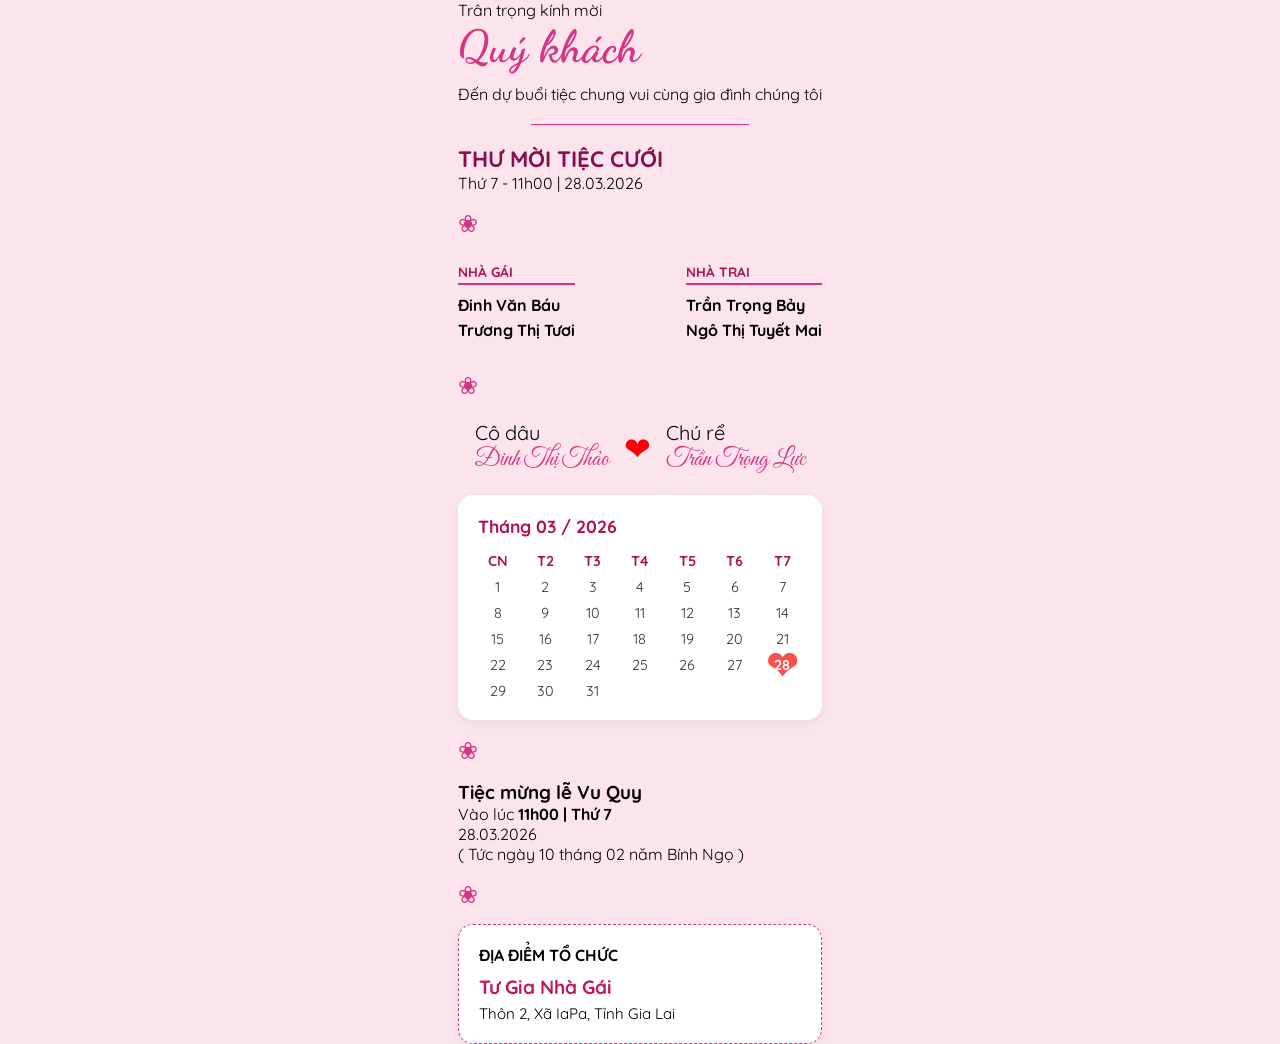
<file: src/index.html>
<!DOCTYPE html>
<html lang="vi">
<head>
    <meta charset="UTF-8">
    <meta name="viewport" content="width=device-width, initial-scale=1.0">
    <title>Thiệp Cưới Thảo & Lực</title>
    <link rel="stylesheet" href="style.css">
    <link href="https://fonts.googleapis.com/css2?family=Dancing+Script:wght@600&family=Quicksand:wght@400;700&family=Great+Vibes&display=swap" rel="stylesheet">
</head>
<body>

    <div class="container">
        <div class="header-section">
            <p class="invite-text">Trân trọng kính mời</p>
            <h2 id="guest-name">Quý khách</h2>
            <p>Đến dự buổi tiệc chung vui cùng gia đình chúng tôi</p>
        </div>

        <hr class="divider">

        <div class="wedding-title">Thư mời tiệc cưới</div>
        <div class="main-date">Thứ 7 - 11h00 | 28.03.2026</div>

        <div class="icon-sep">❀</div>

        <div class="family-info">
            <div class="family-side">
                <h3>NHÀ GÁI</h3>
                <p class="parent-name">Đinh Văn Báu</p>
                <p class="parent-name">Trương Thị Tươi</p>
            </div>
            <div class="family-side">
                <h3>NHÀ TRAI</h3>
                <p class="parent-name">Trần Trọng Bảy</p>
                <p class="parent-name">Ngô Thị Tuyết Mai</p>
            </div>
        </div>

        <div class="icon-sep">❀</div>

        <div class="couple-section">
            <div class="person">
                <span style="font-size: 20px;">Cô dâu</span>
                <p class="name">Đinh Thị Thảo</p>
            </div>
            <div class="heart">❤</div>
            <div class="person">
                <span style="font-size: 20px;">Chú rể</span>
                <p class="name">Trần Trọng Lực</p>
            </div>
        </div>
        <div class="calendar-section">
            <div class="calendar-month">Tháng 03 / 2026</div>
            <div class="calendar-grid">
                <div class="day-name">CN</div><div class="day-name">T2</div><div class="day-name">T3</div>
                <div class="day-name">T4</div><div class="day-name">T5</div><div class="day-name">T6</div><div class="day-name">T7</div>
                
                <div>1</div><div>2</div><div>3</div><div>4</div><div>5</div><div>6</div><div>7</div>
                <div>8</div><div>9</div><div>10</div><div>11</div><div>12</div><div>13</div><div>14</div>
                <div>15</div><div>16</div><div>17</div><div>18</div><div>19</div><div>20</div><div>21</div>
                <div>22</div><div>23</div><div>24</div><div>25</div><div>26</div><div>27</div>
                <div class="wedding-day">28</div> <div>29</div><div>30</div><div>31</div>
            </div>
        </div>
        <div class="icon-sep">❀</div>

        <div class="event-details">
            <h3 class="event-title">Tiệc mừng lễ Vu Quy</h3>
            <p class="time">Vào lúc <b>11h00 | Thứ 7</b></p>
            <p class="date-solar">28.03.2026</p>
            <p class="date-lunar">( Tức ngày 10 tháng 02 năm Bính Ngọ )</p>
            
            <div class="icon-sep">❀</div>
            
            <div class="location-box">
                <h4>ĐỊA ĐIỂM TỔ CHỨC</h4>
                <p class="place-name">Tư Gia Nhà Gái</p>
                <p class="address">Thôn 2, Xã IaPa, Tỉnh Gia Lai</p>
            </div>
        </div>
        
    </div>

    <script src="script.js"></script>
</body>
</html>
</file>
<file: src/style.css>
:root {
    --primary-color: #d63384;
    --text-color: #333;
    --overlay-bg: rgba(255, 255, 255, 0.45);
}

* { box-sizing: border-box; margin: 0; padding: 0; }

body {
    background-color: #fce4ec;
    font-family: 'Quicksand', sans-serif;
    display: flex;
    justify-content: center;
    padding: 0px;
    min-height: 100vh;
}

.wedding-card {
    max-width: 480px;
    width: 100%;
    border-radius: 25px;
    overflow: hidden;
    box-shadow: 0 15px 40px rgba(0,0,0,0.25);
    border: 6px double #fff;
    background-color: #fff;
    display: flex;
    flex-direction: column; /* Đảm bảo 3 phần xếp dọc */
}
/* Container thông tin gia đình */
.family-container {
  display: flex;
  justify-content: center;
  align-items: center;
  gap: 20px;
  margin-top: 20px;
}

.vertical-line {
  width: 1px;
  height: 80px;
  background-color: #333;
}

/* Thiết kế cụm ngày tháng đặc trưng của mẫu */
.date-big-display {
  display: flex;
  align-items: center;
  justify-content: center;
  gap: 15px;
  margin: 10px 0;
}

.side-label {
  border-top: 1px solid #333;
  border-bottom: 1px solid #333;
  padding: 5px 10px;
  font-weight: bold;
  font-size: 0.9rem;
}

.main-number {
  font-size: 4rem;
  font-weight: 300;
  line-height: 1;
}

.wedding-silhouette {
  display: flex;          /* Kích hoạt Flexbox */
  justify-content: center; /* Căn giữa theo chiều ngang */
  align-items: center;     /* Căn giữa theo chiều dọc (quan trọng để icon không lệch) */
  gap: 20px;               /* Khoảng cách giữa các icon */
  margin: 20px 0;
}

.wedding-silhouette img {
  width: 80px;            /* Điều chỉnh kích thước icon vừa vặn */
  height: auto;
  object-fit: contain;
}

.event-name {
  color: #d19a9a; /* Màu hồng nhạt như trong ảnh */
  font-weight: bold;
  letter-spacing: 2px;
  margin-top: 10px;
}

.family-container {
    display: flex;
    justify-content: center;
    align-items: center;
    gap: 20px; /* Khoảng cách từ chữ đến vạch kẻ dọc */
    width: 100%;
}

.family-box {
    flex: 1;
    max-width: 250px; /* Giới hạn độ rộng để text không bị quá dài */
}

/* NHÀ GÁI: Căn lề phải để chữ sát vào vạch kẻ */
.left-side {
    text-align: right;
}

/* NHÀ TRAI: Căn lề trái để chữ sát vào vạch kẻ */
.right-side {
    text-align: left;
}

.family-box h3 {
    font-size: 1.1rem;
    color: #8b1515;
    margin-bottom: 8px;
    font-weight: bold;
}

.family-box p {
    margin: 4px 0;
    font-size: 0.9rem;
    line-height: 1.4;
    white-space: nowrap; /* Ngăn chữ bị xuống dòng làm mất cân đối */
}

.vertical-line {
    width: 1.5px;
    height: 70px;
    background-color: #333; /* Màu đen hoặc xám đậm cho rõ nét */
}
/* --- PHẦN 1: HERO SECTION (CÓ HÌNH NỀN) --- */
.part-1-hero {
    padding: 10px 10px 10px; /* Giảm padding bottom để tiếp nối tự nhiên với phần 2 */
    display: flex;
    flex-direction: column;
    align-items: center;
    text-align: center;
}

/* Giới hạn hiệu ứng bóng chữ chỉ trong phần 1 để không làm lem nhem phần 2 & 3 */
.part-1-hero * {
    text-shadow: 0 0 5px #fff, 0 0 10px #fff;
    color: var(--text-color);
}


.wedding-header {
  font-family: 'Great Vibes', cursive;
  text-align: center;
  margin-top: 50px;
  margin-bottom: 30px;
  position: relative; /* Để các lớp chữ có thể xếp chồng nếu muốn */
}

.main-title {
  font-family: 'Quicksand', sans-serif;
  font-size: 3.5rem;      /* Độ lớn vừa phải cho mobile */
  font-weight: 300;       /* Nét chữ thanh mảnh */
  letter-spacing: 12px;   /* Khoảng cách chữ rộng đặc trưng của thiệp cao cấp */
  color: #333;
  margin: 10px;
  line-height: 1;
  text-transform: uppercase; /* Luôn viết hoa */
}

.sub-title {
  font-family: 'Great Vibes', cursive;
  font-size: 2.8rem;
  color: #d4a373;         /* Màu vàng đồng hoặc hồng đất nhẹ */
  margin-top: -10px;      /* Kéo chữ lên gần hoặc chồng nhẹ lên chữ WEDDING */
  font-weight: 400;
  letter-spacing: 2px;
}

/* Responsive cho màn hình nhỏ hơn */
@media (max-width: 480px) {
  .main-title {
    font-size: 2.5rem;
    letter-spacing: 8px;
  }
  .sub-title {
    font-size: 2rem;
  }
}

/* --- PHẦN 2 & 3: BỐ CỤC CHUNG (NỀN TRƠN) --- */
.part-2-calendar, 
.part-3-location {
    background-color: #fff; /* Xóa hình nền, đặt nền trắng */
    padding: 10px 20px 25px;
    display: flex;
    flex-direction: column;
    align-items: center;
    text-align: center;
}

/* --- PART 4: ROMANTIC QUOTE SECTION (CẬP NHẬT) --- */
.part-4-quote {
    background-color: #fcfcfc;
    padding: 40px 20px;
    display: flex;
    flex-direction: column;
    align-items: center;
    text-align: center;
    border-top: 1px solid #f0eaec;
    border-bottom: 1px solid #f0eaec;
}

.quote-container {
    max-width: 90%;
}

/* Kiểu hiển thị ngang cho Header */
.invitation-header-inline {
    display: flex;
    justify-content: center;
    align-items: center;
    gap: 12px; /* Khoảng cách giữa trái tim và chữ */
    margin-bottom: 25px;
}

.invitation-header-inline h3 {
    font-family: 'Quicksand', sans-serif;
    font-weight: 400;
    letter-spacing: 2px;
    font-size: 1rem;
    color: #555; /* Màu chữ xám sẫm */
    margin: 0;
}

/* Định dạng trái tim màu đỏ */
.heart-inline {
    font-size: 1.1rem;
    color: red; /* Màu đỏ tươi theo yêu cầu */
}

/* --- PHẦN TEXT BÊN DƯỚI --- */
.quote-text, .quote-invite {
    font-family: 'Quicksand', sans-serif;
    font-size: 0.95rem;
    line-height: 1.8;
    color: #555;
    font-style: italic;
}

.quote-text {
    margin-bottom: 20px;
}

.quote-date {
    font-family: 'Quicksand', sans-serif;
    font-size: 1.6rem;
    color: var(--primary-color);
    margin: 25px 0;
    letter-spacing: 2px;
    font-weight: 700;
}

/* --- PART 5: THANK YOU IMAGE SECTION --- */
.part-5-thank-you {
    width: 100%;
    background-color: #fff;
    padding-top: 30px; /* Tạo khoảng trống phía trên chữ WEDDING */
    display: flex;
    flex-direction: column;
}

/* Header: WEDDING INVITATION 2026 */
.thank-you-header {
    display: flex;
    justify-content: space-between;
    align-items: center;
    padding: 0 20px;
    margin-bottom: 15px;
    font-family: 'Quicksand', sans-serif;
    color: #333;
}

.thank-you-header .side-text {
    font-size: 0.9rem;
    letter-spacing: 1px;
    color: #777;
}

.thank-you-header .center-text {
    font-size: 1.2rem;
    font-weight: 700;
    letter-spacing: 2px;
}

/* Container chứa ảnh và chữ */
.thank-you-image-container {
    position: relative;
    width: 100%;
    display: flex; /* Xóa khoảng trắng thừa dưới đáy ảnh */
}

.thank-you-photo {
    width: 100%;
    height: auto;
    max-height: 450px;
    object-fit: cover; /* Đảm bảo ảnh không bị méo */
    display: block;
}

/* Chữ Cảm ơn đè lên hình */
.thank-you-overlay-text {
    position: absolute;
    bottom: 0;
    left: 0;
    width: 100%;
    padding: 40px 20px 20px; /* Padding top lớn để tạo độ dốc gradient */
    text-align: center;
    color: #fff; /* Chữ màu trắng */
    font-family: 'Quicksand', sans-serif;
    font-size: 0.8rem;
    line-height: 1.8;
    /* Phủ một lớp bóng đen mờ từ dưới lên để làm nổi bật chữ trắng */
    background: linear-gradient(to top, rgba(0,0,0,0.7) 0%, rgba(0,0,0,0) 100%);
    text-shadow: 0 2px 4px rgba(0,0,0,0.5); /* Thêm viền bóng cho chữ */
}

/* --- PART 2: CALENDAR OVERLAY SECTION --- */
.part-2-calendar-overlay {
    width: 100%;
    height: 550px; /* Cố định chiều cao tổng thể để hiển thị ảnh */
    background-image: url('image/image-calender.jpg');
    background-size: cover;
    background-position: center;
    border-radius: 20px;
    margin: 20px 0;
    overflow: hidden;
    /* Dùng Flexbox để ép khối lịch rớt xuống dưới cùng */
    display: flex;
    flex-direction: column;
    justify-content: flex-end;
    box-shadow: 0 5px 15px rgba(0,0,0,0.15);
}

/* Khối Lịch chiếm 50% không gian phía dưới */
.calendar-bottom-half {
    width: 100%;
    height: 55%; /* Phủ khoảng 55% để có hiệu ứng chuyển màu mượt hơn */
    padding: 30px 20px 20px;
    display: flex;
    flex-direction: column;
    align-items: center;
    /* Lớp phủ chuyển từ trong suốt (trên) xuống trắng tinh (dưới) */
    background: linear-gradient(to bottom, rgba(255, 255, 255, 0) 0%, rgba(255, 255, 255, 0.8) 35%, rgba(255, 255, 255, 1) 100%);
}

.calendar-month {
    font-weight: bold; 
    font-size: 1.1rem; 
    color: #ad1457; 
    margin-bottom: 15px;
    text-shadow: 0 0 5px #fff; /* Chống lóa nhẹ cho viền chữ */
}

.calendar-grid {
    display: grid; 
    grid-template-columns: repeat(7, 1fr); 
    gap: 8px; 
    font-size: 0.9rem; 
    color: var(--text-color);
    width: 100%;
    text-align: center;
}

/* Thiết lập riêng cho trái tim ngày cưới để nó luôn nổi bật trên nền overlay */
.wedding-day {
    color: white !important; 
    font-weight: bold; 
    position: relative; 
    z-index: 1;
}

.wedding-day::before {
    content: "❤"; 
    position: absolute; 
    top: 50%; left: 50%; 
    transform: translate(-50%, -50%); 
    font-size: 2.4rem; 
    color: #ff4d4d; 
    z-index: -1; 
    text-shadow: none;
}

/* ===== PART 6 WELCOME ===== */

.part-6-welcome{
  height:100vh;
  background-image: url('image/imgae-slider1.jpg');
  background-size:cover;
  background-position:center;
  display:flex;
  align-items:center;
  justify-content:center;
  position:relative;
}

/* overlay làm tối ảnh để nổi chữ */

.part-6-welcome::before{
  content:"";
  position:absolute;
  inset:0;
  background:rgba(0,0,0,0.35);
}

.welcome-overlay{
  position:relative;
  z-index:2;
  text-align:center;
  color:pink;
  padding:20px;
  margin-top: 400px;
}

/* tiêu đề */

.welcome-title{
  font-family:'Quicksand', sans-serif;
  font-size:34px;
  letter-spacing:4px;

  text-shadow:
  0 4px 15px rgba(0,0,0,0.8),
  0 2px 5px rgba(0,0,0,0.6);

  margin-bottom: 10px;
}

/* tên cô dâu chú rể */

.couple-animation{
  font-family:'Great Vibes', cursive;
  font-size:60px;
  display:flex;
  justify-content:center;
  align-items:center;
  gap:20px;

  text-shadow:
  0 5px 20px rgba(0,0,0,0.9),
  0 2px 8px rgba(0,0,0,0.6);
}

/* hiệu ứng chạy từ trái */

.bride-name{
  opacity:0;
  font-size: 2.5rem;
  transform:translateX(-250px);
  animation:slideBride 2s forwards;
}

/* hiệu ứng chạy từ phải */

.groom-name{
  opacity:0;
  font-size: 2.5rem;
  transform:translateX(250px);
  animation:slideGroom 2s forwards;
}

/* trái tim */

.heart-icon{
  font-size:50px;
  color:#ff4d6d;
  opacity:0;

  text-shadow:
  0 0 10px rgba(255,77,109,0.8),
  0 0 25px rgba(255,77,109,0.6);

  animation:
  heartAppear 1.5s forwards 1.5s,
  heartBeat 1.5s infinite 3s;
}

/* ngày cưới */

.welcome-date{
  margin-top:10px;
  font-size:30px;
  font-weight:bold;
  letter-spacing:3px;

  text-shadow:
  0 4px 10px rgba(0,0,0,0.8);
}

/* =========================================
   PART 7: LOVE STORY SECTION
========================================= */
.part-7-love-story {
  display: flex;
  flex-direction: column;
  align-items: center;
  text-align: center;
  padding: 40px 20px;
  background-color: #fffaf9; /* Màu nền pastel nhẹ nhàng, có thể đổi theo theme */
}

.love-story-header {
  margin-bottom: 25px;
}

.love-title-vi {
  font-family: 'Quicksand', sans-serif;
  font-size: 1.2rem;
  font-weight: 700;
  color: #555;
  letter-spacing: 3px;
  margin: 0 0 5px 0;
  text-transform: uppercase;
}

.love-title-en {
  font-family: 'Dancing Script', cursive; /* Hoặc dùng 'Great Vibes' */
  font-size: 2.5rem;
  font-weight: 600;
  color: #c98a7a; /* Màu cam đất/hồng nhạt thanh lịch */
  margin: 0;
}

.love-story-image-container {
  width: 100%;
  max-width: 400px; /* Giới hạn kích thước ảnh trên mobile/desktop */
  border-radius: 12px; /* Bo góc mềm mại */
  padding: 10px;
  background: #ffffff;
  box-shadow: 0 8px 20px rgba(0, 0, 0, 0.08); /* Đổ bóng tạo chiều sâu như khung ảnh thật */
}

.love-story-photo {
  width: 100%;
  height: auto;
  display: block;
  border-radius: 8px; /* Bo góc nhẹ cho ảnh bên trong */
  object-fit: cover;
}
.love-story-photo {
  width: 100%;
  aspect-ratio: 5 / 5; 
  object-fit: cover; 
  object-position: center 20%; 
  display: block;
  border-radius: 8px;
}

/* =========================================
   PART 8: FALL IN LOVE SECTION
========================================= */
.part-8-fall-in-love {
  display: flex;
  flex-direction: column;
  align-items: center;
  text-align: center;
  padding: 40px 20px;
  background-color: #ffffff;
  overflow: hidden; /* Ngăn chặn thanh cuộn ngang khi ảnh bị đẩy ra ngoài màn hình */
}

.fall-title {
  font-family: 'Quicksand', sans-serif;
  font-size: 1.5rem;
  font-weight: 700;
  color: #555;
  letter-spacing: 4px;
  margin-bottom: 25px;
}

.fall-in-love-image-container {
  width: 100%;
  max-width: 400px;
}

.fall-in-love-photo {
  width: 100%;
  height: auto;
  border-radius: 8px;
  box-shadow: 0 4px 15px rgba(0,0,0,0.1);
}

/* --- ANIMATION LOGIC --- */
/* Trạng thái ban đầu: Vị trí lệch sang trái 100px và tàng hình (opacity: 0) */
.slide-from-left {
  opacity: 0;
  transform: translateX(-100px);
  transition: opacity 0.8s ease-out, transform 0.8s ease-out;
  will-change: opacity, transform; /* Báo cho GPU chuẩn bị tài nguyên render */
}

/* Trạng thái khi JS kích hoạt: Trở về vị trí gốc (0) và hiện rõ */
.slide-from-left.is-visible {
  opacity: 1;
  transform: translateX(0);
}

/* =========================================
   PART 9: THE JOURNEY SECTION
========================================= */
.part-9-journey {
  display: flex;
  flex-direction: column;
  align-items: center;
  padding: 50px 20px;
  background-color: #f4f4f4; /* Màu nền xám nhạt làm nổi bật nội dung */
}

/* --- Container chứa Icon và Text --- */
.journey-header {
  display: flex;
  align-items: center;
  justify-content: center;
  gap: 15px; /* Khoảng cách giữa chữ Hỷ và dòng chữ tiếng Anh */
  margin-bottom: 30px;
}

/* --- Styling cho chữ Hỷ Unicode --- */
.traditional-icon {
  font-size: 3.5rem;
  color: #a03c3c; /* Mã màu đỏ bã trầu giống thiết kế gốc */
  line-height: 1;
  font-family: "Times New Roman", serif; /* Đảm bảo hệ điều hành render đúng font cổ điển */
}

/* --- Styling cho chữ FALL INLOVE --- */
.journey-title {
  display: flex;
  flex-direction: column;
  text-align: left;
}

.journey-title span {
  font-family: "Times New Roman", serif; /* Dùng font có chân (Serif) để tạo sự sang trọng */
  font-size: 1.6rem;
  letter-spacing: 2px;
  color: #333;
  line-height: 1.2;
}

/* --- Styling cho đoạn Quote --- */
.journey-quote {
  max-width: 600px;
  text-align: center;
  margin-bottom: 35px;
}

.journey-quote p {
  font-family: 'Quicksand', sans-serif; /* Tái sử dụng font Quicksand đã có sẵn */
  font-size: 1.1rem;
  color: #888;
  line-height: 1.8;
  font-weight: 400;
}

/* --- Styling cho hình ảnh bên dưới --- */
.journey-image-container {
  width: 100%;
  max-width: 600px;
}

.journey-photo {
  width: 100%;
  height: auto;
  border-radius: 8px;
  display: block;
  box-shadow: 0 4px 15px rgba(0, 0, 0, 0.06);
}

/* --- ANIMATION LOGIC --- */
.slide-from-left {
  opacity: 0;
  transform: translateX(-100px); /* Lệch sang trái 100px */
  transition: opacity 0.8s ease-out, transform 0.8s ease-out;
  will-change: opacity, transform;
}

.slide-from-right {
  opacity: 0;
  transform: translateX(100px); /* Lệch sang phải 100px */
  transition: opacity 0.8s ease-out, transform 0.8s ease-out;
  will-change: opacity, transform;
}

/* Class dùng chung để kích hoạt trạng thái hiển thị cho cả 2 hướng */
.slide-from-left.is-visible,
.slide-from-right.is-visible {
  opacity: 1;
  transform: translateX(0); /* Trở về vị trí trung tâm */
}

/* =========================================
   PART 10: PERFECTION SECTION
========================================= */
.part-10-perfection {
  display: flex;
  flex-direction: column;
  align-items: center;
  padding: 10px 10px;
  background-color: #f4f4f4; /* Nền xám nhạt như Part 9 */
}

/* --- Container chứa Icon và Text --- */
.perfection-header {
  display: flex;
  align-items: center;
  justify-content: center;
  gap: 10px; /* Khoảng cách giữa chữ Hỷ và văn bản */
  margin-bottom: 30px;
}

/* TÁI SỬ DỤNG CSS CỦA .traditional-icon TRONG PART 9
   (Chữ 囍 màu đỏ bã trầu #a03c3c)
*/

/* --- Chữ tiếng Anh (Font Serif) --- */
.perfection-title {
  display: flex;
  flex-direction: column;
  text-align: left;
}

.perfection-title span {
  font-family: "Times New Roman", serif; /* Font có chân sang trọng */
  font-size: 1.6rem;
  letter-spacing: 2px;
  color: #333;
  line-height: 1.2;
}

/* --- Đoạn Quote (Font Sans-serif) --- */
.perfection-quote {
  max-width: 600px;
  text-align: center;
  margin-bottom: 35px;
}

.perfection-quote p {
  font-family: 'Quicksand', sans-serif; /* Font Quicksand đã có */
  font-size: 1.1rem;
  color: #888;
  line-height: 1.8;
  font-weight: 400;
}

/* --- Container cho 2 ảnh xếp ngang --- */
.perfection-images-container {
  display: flex;
  justify-content: space-around; /* Phân bổ khoảng cách đều */
  width: 100%;
  max-width: 800px; /* Giới hạn độ rộng container */
  gap: 5px;
}

/* --- Styling cho 2 hình ảnh bên dưới --- */
.perfection-photo {
  height: 250px; /* Cố định chiều cao 200px theo yêu cầu */
  width: auto;
  max-width: 45%; /* Giới hạn độ rộng để tránh tràn trên mobile nhỏ */
  border-radius: 8px;
  display: block;
  box-shadow: 0 4px 15px rgba(0, 0, 0, 0.06);
  object-fit: cover; /* Cắt ảnh để vừa khung hình */
}

/* =========================================
   PART 11: MARRY ME SECTION
========================================= */
.part-11-marry-me {
  width: 100%;
  background-color: #f4f4f4; /* Đồng bộ nền với part 9, 10. Đổi thành #fff nếu muốn nền trắng */
  display: flex;
  flex-direction: column;
  align-items: center;
  padding: 0 0 50px 0;
}

/* --- Top Banner --- */
.marry-banner {
  width: 100%;
  max-width: 600px; /* Căn độ rộng cho vừa với form thiệp */
  display: flex;
  justify-content: space-between;
  align-items: center;
  padding: 15px 20px;
  border-top: 1px solid #333;
  border-bottom: 1px solid #333;
  margin: 30px 0;
  font-family: "Times New Roman", serif;
  font-size: 1rem;
  letter-spacing: 2px;
  color: #333;
}

/* --- Image Wrapper --- */
.marry-image-wrapper {
  position: relative; /* Setup "tọa độ gốc" để chữ bám vào */
  width: 100%;
  max-width: 800px;
  display: flex;
  justify-content: center;
  overflow: hidden;
}

.marry-bg-photo {
  width: 100%;
  height: auto;
  display: block;
}

/* --- Text Overlay (Chữ nằm đè lên ảnh) --- */
.marry-overlay-text {
  position: absolute;
  top: 50%;
  left: 50%;
  transform: translate(-50%, -50%); /* Căn giữa tuyệt đối xác định theo trục X, Y */
  display: flex;
  flex-direction: column;
  align-items: center;
  text-align: center;
  width: 100%;
}

/* Font chữ bay bổng và hiệu ứng đổ bóng */
.marry-line-1,
.marry-line-2 {
  font-family: 'Great Vibes', cursive; /* Bạn có thể đổi sang 'Dancing Script' nếu thích */
  color: #ffffff;
  line-height: 1.2;
  text-shadow: 2px 2px 8px rgba(0, 0, 0, 0.4); /* Bóng đen nhẹ giúp chữ không bị chìm */
}

.marry-line-1 {
  font-size: 4rem;
}

.marry-line-2 {
  font-size: 3.5rem;
}

/* =========================================
   PART 12: RSVP SECTION
========================================= */
.part-12-rsvp {
  display: flex;
  flex-direction: column;
  align-items: center;
  padding: 50px 20px;
  background-color: #ffffff;
}

.rsvp-title {
  font-family: "Times New Roman", serif;
  font-size: 1.4rem;
  color: #333;
  margin-bottom: 30px;
  text-transform: uppercase;
  letter-spacing: 1px;
  text-align: center;
}

.rsvp-form {
  width: 100%;
  max-width: 500px;
  display: flex;
  flex-direction: column;
  gap: 15px; /* Khoảng cách giữa các input */
}

.form-group input,
.form-group select {
  width: 100%;
  padding: 15px;
  font-family: 'Quicksand', sans-serif;
  font-size: 1rem;
  color: #555;
  background-color: transparent;
  border: 2px solid #8b1515; /* Màu đỏ bã trầu */
  outline: none;
  box-sizing: border-box;
}

/* Tùy chỉnh mũi tên của Select dropdown */
.form-group select {
  appearance: none;
  background-image: url("data:image/svg+xml;charset=US-ASCII,%3Csvg%20xmlns%3D%22http%3A%2F%2Fwww.w3.org%2F2000%2Fsvg%22%20width%3D%22292.4%22%20height%3D%22292.4%22%3E%3Cpath%20fill%3D%22%238b1515%22%20d%3D%22M287%2069.4a17.6%2017.6%200%200%200-13-5.4H18.4c-5%200-9.3%201.8-12.9%205.4A17.6%2017.6%200%200%200%200%2082.2c0%205%201.8%209.3%205.4%2012.9l128%20127.9c3.6%203.6%207.8%205.4%2012.8%205.4s9.2-1.8%2012.8-5.4L287%2095c3.5-3.5%205.4-7.8%205.4-12.8%200-5-1.9-9.2-5.5-12.8z%22%2F%3E%3C%2Fsvg%3E");
  background-repeat: no-repeat;
  background-position: right 15px top 50%;
  background-size: 12px auto;
}

.submit-btn {
  background-color: #8b1515;
  color: #fff;
  border: none;
  padding: 15px;
  font-family: "Times New Roman", serif;
  font-size: 1.1rem;
  letter-spacing: 2px;
  cursor: pointer;
  margin-top: 10px;
  transition: background-color 0.3s ease;
}

.submit-btn:hover {
  background-color: #6a0f0f;
}

.form-feedback {
  margin-top: 20px;
  font-family: 'Quicksand', sans-serif;
  color: #28a745; /* Màu xanh success */
  font-weight: bold;
}

.hidden {
  display: none;
}

/* =========================================
   PART 13: FINAL THANK YOU SECTION
========================================= */
.part-13-final-thanks {
  display: flex;
  flex-direction: column;
  align-items: center;
  text-align: center;
  
  /* Padding dưới lớn (80px) để tạo khoảng trống khi cuộn đến cuối trang */
  padding: 60px 20px 80px 20px; 
  background-color: #f4f4f4; /* Đồng bộ nền xám nhạt với các Part trên */
}

/* --- Chữ ký Thank You --- */
.final-thank-you-title {
  font-family: 'Great Vibes', cursive; /* Tái sử dụng font đã load ở Head */
  font-size: 5.5rem; /* Kích thước siêu lớn tạo điểm nhấn */
  color: #333; /* Màu xám đậm/đen giống thiết kế */
  font-weight: 400;
  margin: 0 0 20px 0;
  line-height: 1;
}

/* --- Đoạn văn bản Cảm ơn --- */
.final-thank-you-text {
  font-family: 'Quicksand', sans-serif;
  font-size: 1.15rem;
  color: #666;
  line-height: 1.8;
  max-width: 600px;
}

/* --- Media Queries (Responsive cho Mobile) --- */
@media (max-width: 600px) {
  .part-13-final-thanks {
    padding: 40px 15px 60px 15px;
  }

  .final-thank-you-title {
    font-size: 4.5rem; /* Thu nhỏ chữ trên màn hình điện thoại */
  }

  .final-thank-you-text {
    font-size: 1rem;
  }
}
/* --- Media Queries (Xử lý Responsive cho Mobile) --- */
@media (max-width: 600px) {
  .marry-banner {
    font-size: 0.8rem;
    padding: 10px 15px;
    margin: 20px 0;
  }
  
  .marry-line-1 {
    font-size: 2.8rem;
  }
  
  .marry-line-2 {
    font-size: 2.2rem;
  }
}
/* --- ANIMATION TÁI SỬ DỤNG --- */
/* .slide-from-left, .slide-from-right, và .is-visible 
   ĐÃ ĐƯỢC ĐỊNH NGHĨA TRƯỚC ĐÓ */

/* ===== ANIMATION ===== */

@keyframes slideBride{
  to{
    opacity:1;
    transform:translateX(0);
  }
}

@keyframes slideGroom{
  to{
    opacity:1;
    transform:translateX(0);
  }
}

@keyframes heartAppear{
  to{
    opacity:1;
    transform:scale(1.2);
  }
}

@keyframes heartBeat{
  0%{transform:scale(1);}
  50%{transform:scale(1.2);}
  100%{transform:scale(1);}
}

/* --- STYLES CHI TIẾT CÁC THÀNH PHẦN --- */
#guest-name {
    font-family: 'Dancing Script', cursive;
    font-size: 2.8rem;
    color: var(--primary-color) !important;
    margin-bottom: 10px;
}

.icon-sep { font-size: 1.5rem; margin: 15px 0; color: var(--primary-color) !important; }

.couple-section {
    display: flex; align-items: center; justify-content: center; gap: 15px; margin: 20px 0;
}

.couple-section .name {
    font-family: 'Great Vibes', cursive; font-size: 1.5rem; color: var(--primary-color) !important;
}

.heart { 
    color: red !important; font-size: 2rem; animation: heartBeat 1.2s infinite; text-shadow: none !important;
}

.family-info {
    display: flex; justify-content: space-between; width: 100%; margin: 25px 0;
}

.family-side h3 {
    font-size: 0.85rem; border-bottom: 2px solid var(--primary-color); color: #ad1457 !important; margin-bottom: 10px; padding-bottom: 3px;
}

.parent-name { font-weight: 700; font-size: 1rem; margin: 5px 0; }

.divider {
    border: none; border-top: 1px solid var(--primary-color); width: 60%; margin: 20px auto;
}

.wedding-title {
    font-weight: bold; font-size: 1.4rem; color: #880e4f !important; text-transform: uppercase;
}

/* Cập nhật Calendar & Location Box - Bỏ kính mờ (backdrop-filter) vì nền đã là trắng */
.calendar-section, .location-box {
    width: 100%;
    padding: 20px;
    border-radius: 15px;
    background: #fff;
    box-shadow: 0 4px 12px rgba(0,0,0,0.05); /* Bóng đổ nhẹ hơn cho tinh tế */
}

.calendar-month {
    font-weight: bold; font-size: 1.1rem; color: #ad1457; margin-bottom: 15px;
}

.calendar-grid {
    display: grid; grid-template-columns: repeat(7, 1fr); gap: 8px; font-size: 0.9rem; color: var(--text-color);
}

.day-name { font-weight: bold; color: #ad1457 !important; }

.wedding-day {
    color: white !important; font-weight: bold; position: relative; z-index: 1;
}

.wedding-day::before {
    content: "❤"; position: absolute; top: 50%; left: 50%; transform: translate(-50%, -50%); font-size: 2.4rem; color: #ff4d4d; z-index: -1; text-shadow: none;
}

.location-box { border: 1px dashed var(--primary-color); margin-top: 10px;}
.place-name { font-weight: bold; color: #c2185b !important; font-size: 1.2rem; margin: 10px 0 5px;}
.address { font-size: 0.95rem; }

@keyframes heartBeat {
    0% { transform: scale(1); }
    50% { transform: scale(1.3); }
    100% { transform: scale(1); }
}
</file>
